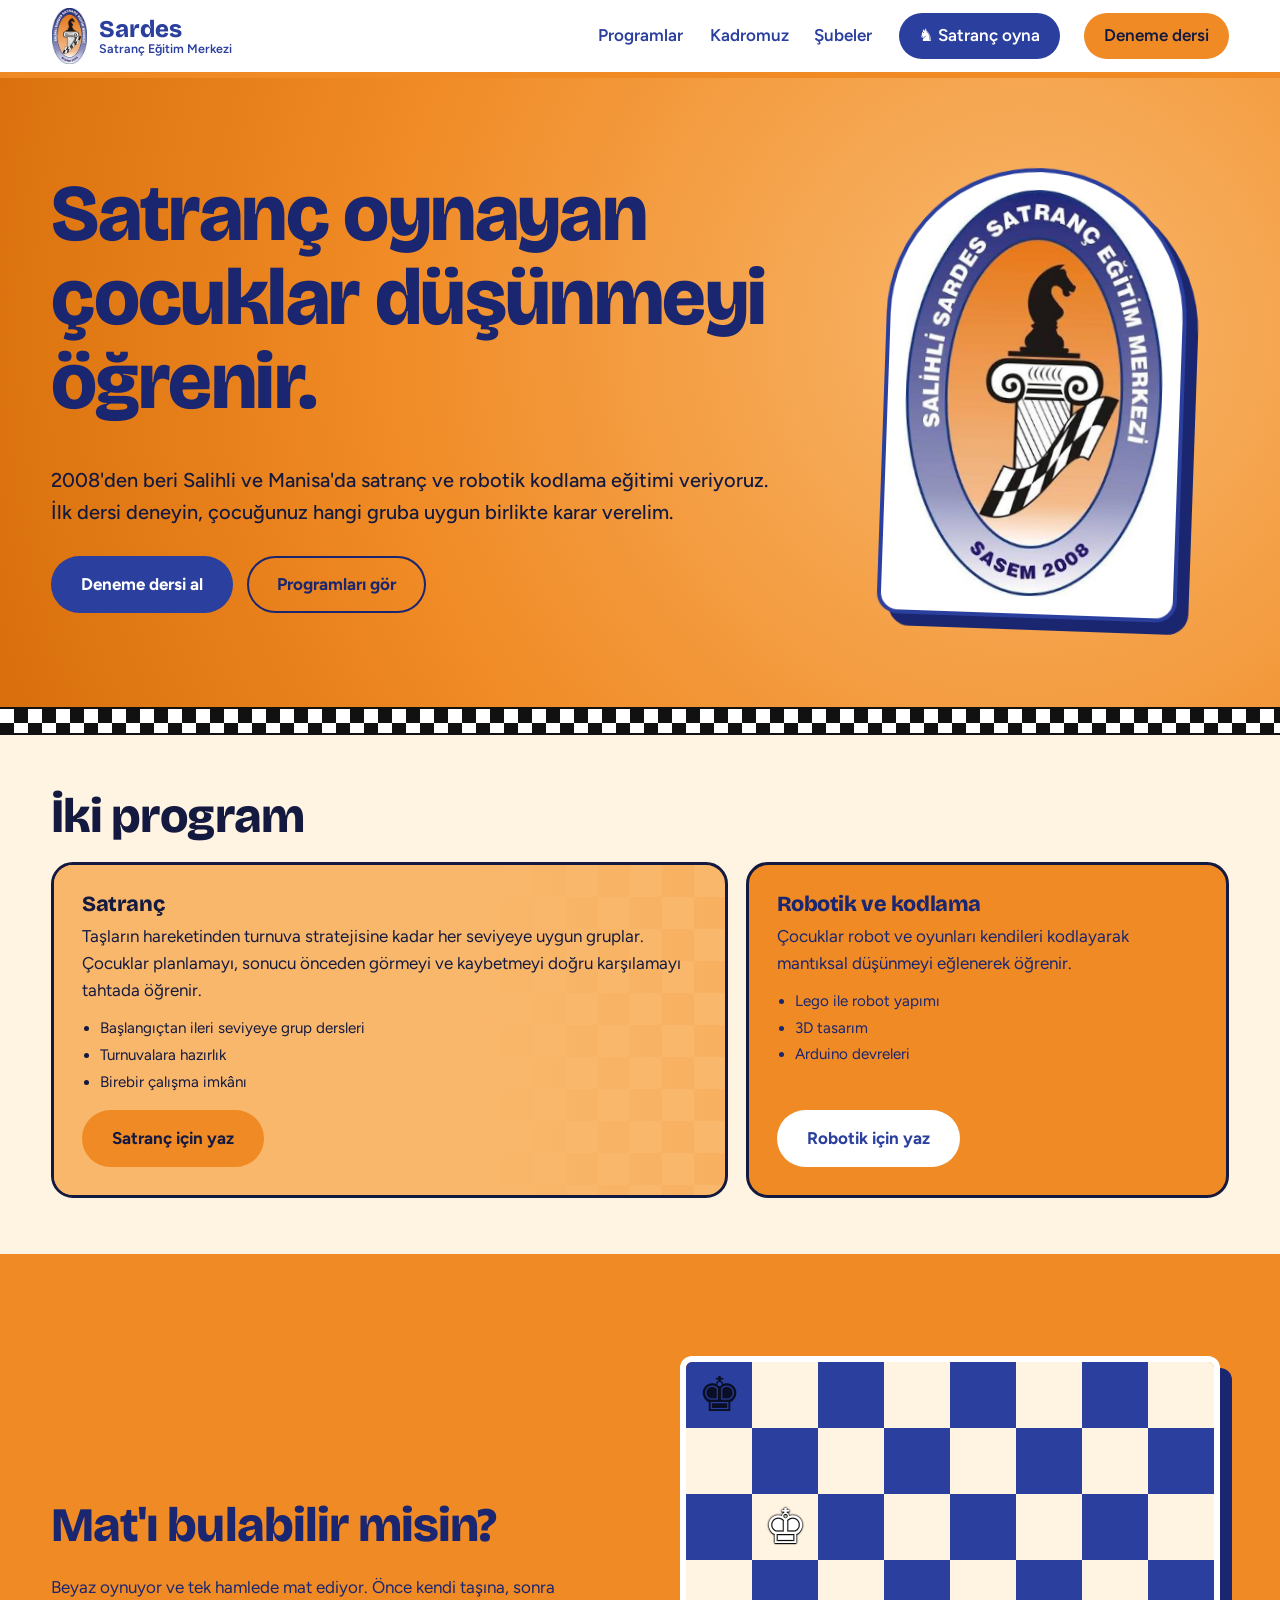
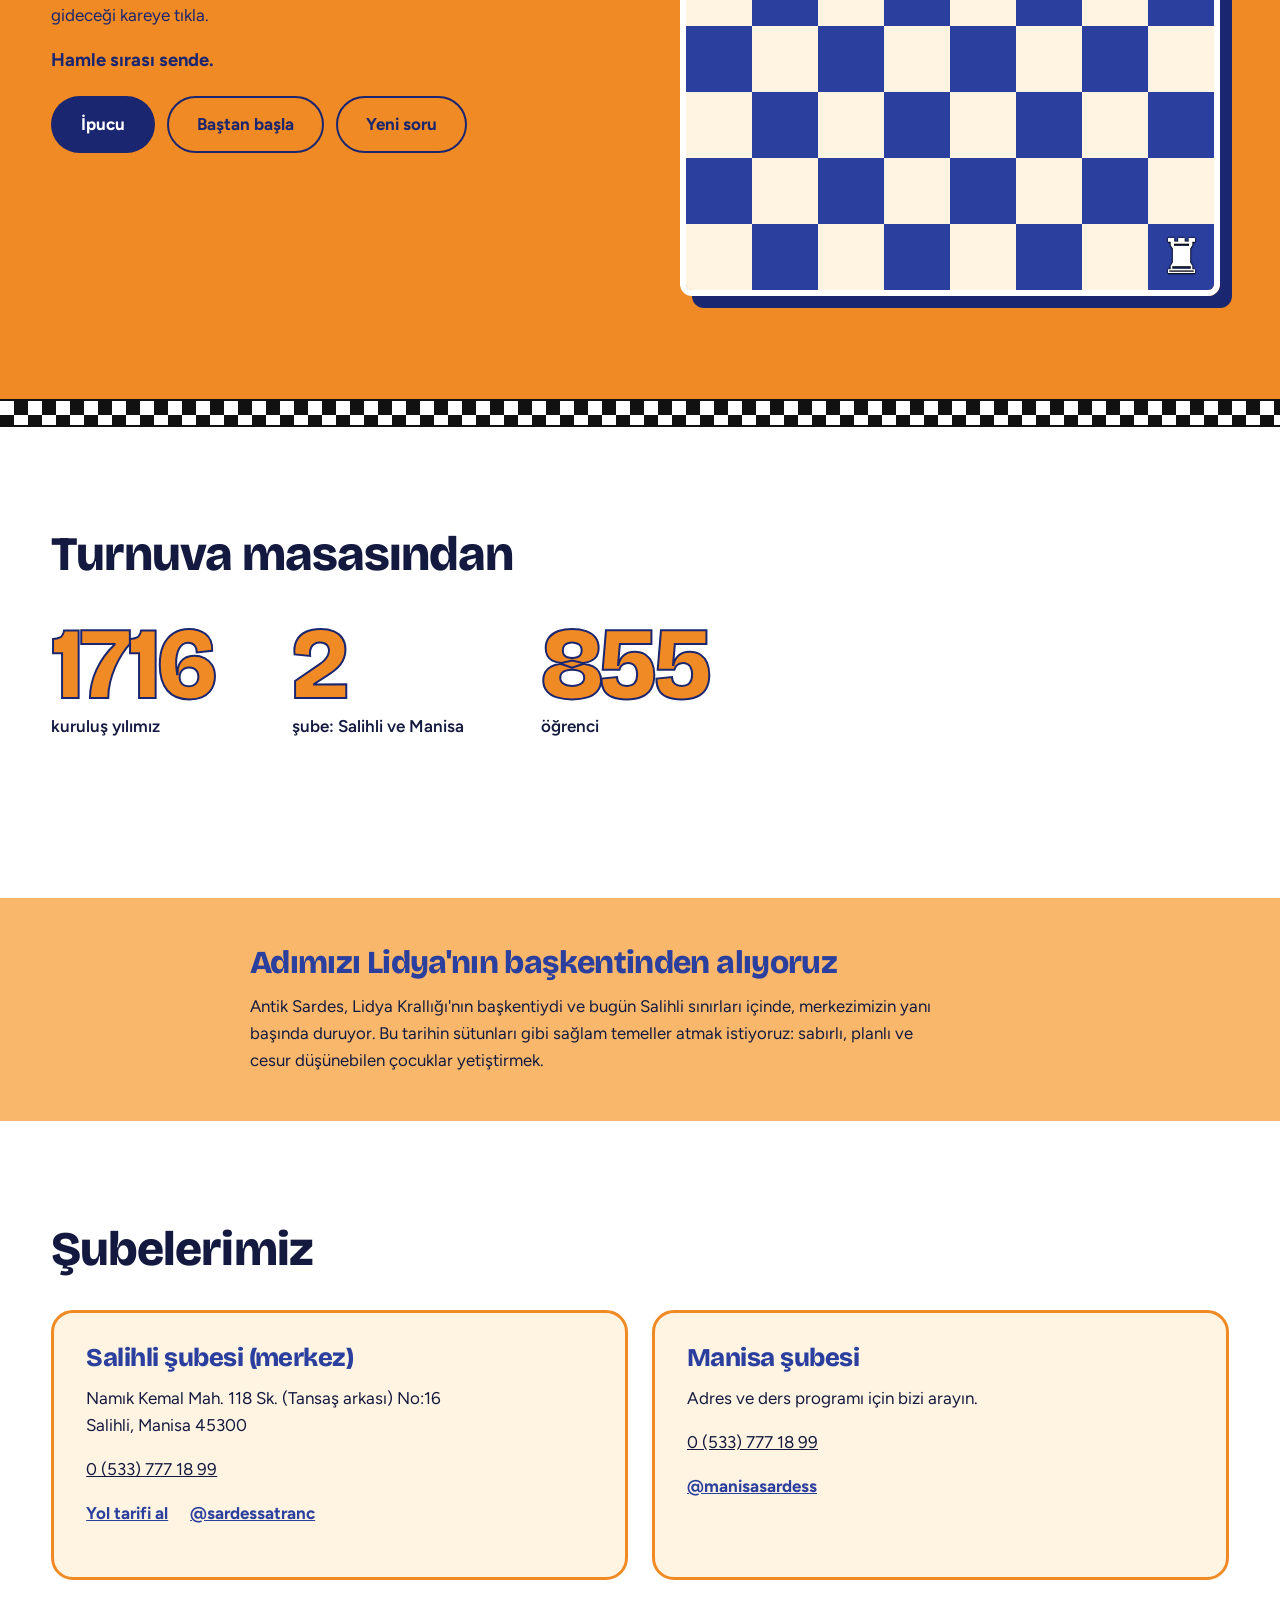
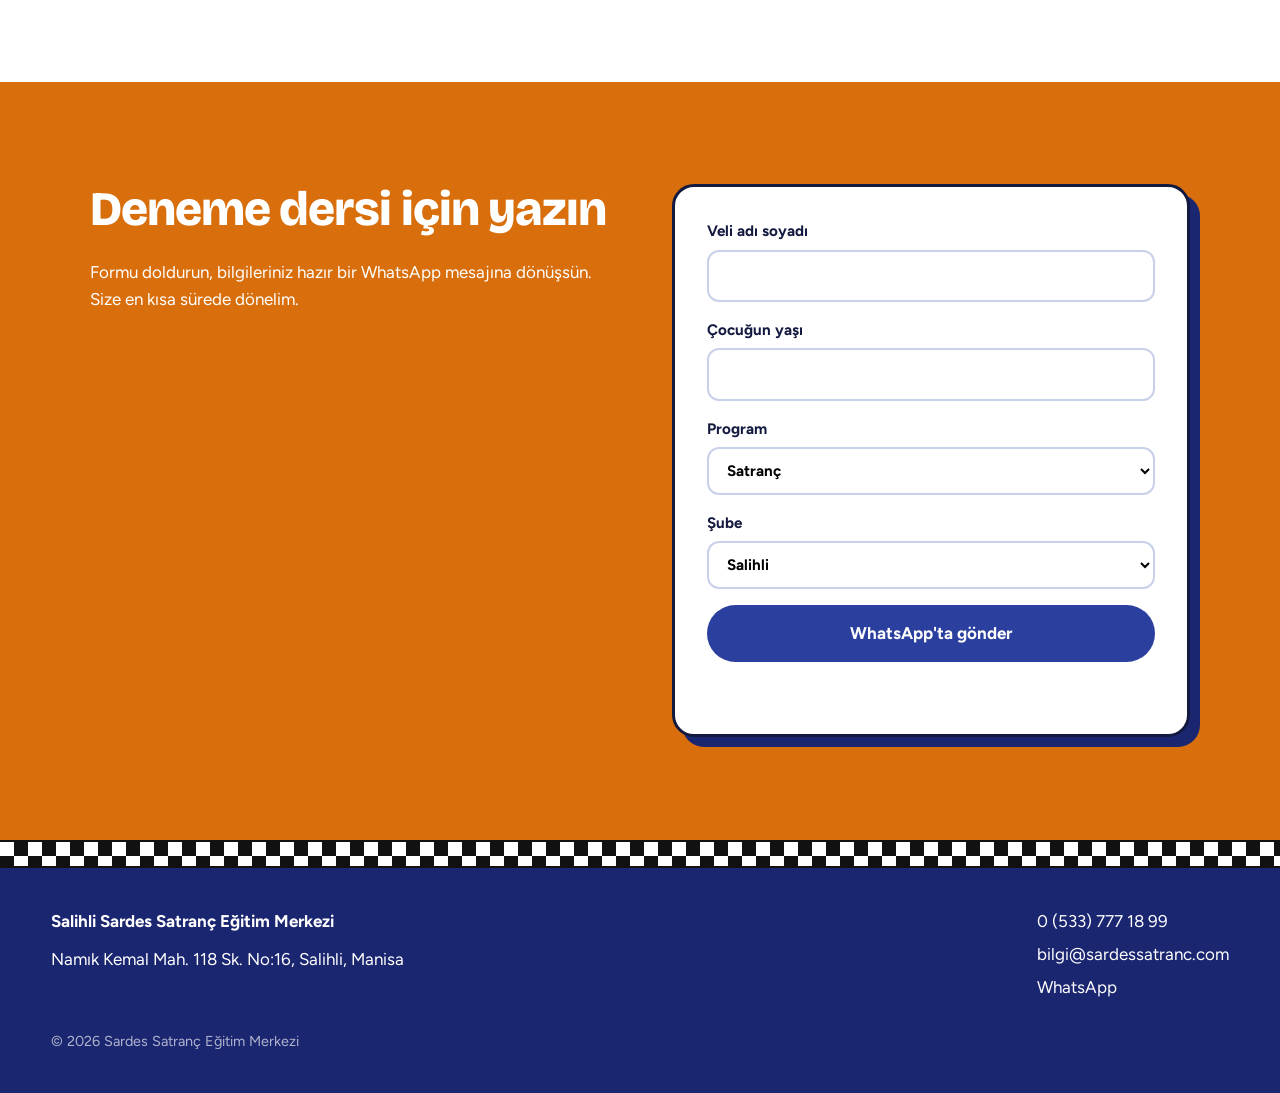
<file: index.html>
<!doctype html>
<html lang="tr">
<head>
<meta charset="utf-8">
<meta name="viewport" content="width=device-width, initial-scale=1">
<title>Sardes Satranç Eğitim Merkezi | Salihli ve Manisa</title>
<meta name="description" content="2008'den beri Salihli ve Manisa'da satranç ve robotik kodlama eğitimi. Deneme dersi için hemen yazın.">
<link rel="preconnect" href="https://fonts.googleapis.com">
<link rel="preconnect" href="https://fonts.gstatic.com" crossorigin>
<link href="https://fonts.googleapis.com/css2?family=Bricolage+Grotesque:opsz,wght@12..96,500;12..96,700;12..96,800&family=Figtree:wght@400..900&display=swap" rel="stylesheet">
<link rel="stylesheet" href="style.css">
</head>
<body>

<header class="site-header" id="top">
  <a class="brand" href="#top" aria-label="Sardes Satranç Eğitim Merkezi ana sayfa">
    <span class="brand-mark">
      <img src="logo.jpg" alt="" width="36" height="56" onerror="this.parentNode.classList.add('no-logo');this.remove()">
      <span class="fallback-knight" aria-hidden="true">♞</span>
    </span>
    <span class="brand-text"><strong>Sardes</strong><small>Satranç Eğitim Merkezi</small></span>
  </a>
  <button class="nav-toggle" aria-expanded="false" aria-controls="nav">Menü</button>
  <nav id="nav" class="nav">
    <a href="#programlar">Programlar</a>
    <a href="kadromuz.html">Kadromuz</a>
    <a href="#subeler">Şubeler</a>
    <a class="nav-cta nav-play" href="oyna.html">♞ Satranç oyna</a>
    <a class="nav-cta" href="#kayit">Deneme dersi</a>
  </nav>
</header>

<main>
  <section class="hero">
    <div class="hero-copy">
      <h1>Satranç oynayan çocuklar düşünmeyi öğrenir.</h1>
      <p class="lead">2008'den beri Salihli ve Manisa'da satranç ve robotik kodlama eğitimi veriyoruz. İlk dersi deneyin, çocuğunuz hangi gruba uygun birlikte karar verelim.</p>
      <div class="hero-actions">
        <a class="btn btn-blue" href="#kayit">Deneme dersi al</a>
        <a class="btn btn-outline" href="#programlar">Programları gör</a>
      </div>
    </div>
    <div class="plaque">
      <img src="logo.jpg" alt="Salihli Sardes Satranç Eğitim Merkezi logosu" width="355" height="563">
    </div>
  </section>

  <div class="flag" aria-hidden="true"></div>

  <section class="programs" id="programlar">
    <h2 class="section-title">İki program</h2>
    <div class="tiles">
      <article class="tile tile-chess">
        <div class="tile-body">
          <h3>Satranç</h3>
          <p>Taşların hareketinden turnuva stratejisine kadar her seviyeye uygun gruplar. Çocuklar planlamayı, sonucu önceden görmeyi ve kaybetmeyi doğru karşılamayı tahtada öğrenir.</p>
          <ul>
            <li>Başlangıçtan ileri seviyeye grup dersleri</li>
            <li>Turnuvalara hazırlık</li>
            <li>Birebir çalışma imkânı</li>
          </ul>
          <a class="btn btn-orange" href="#kayit">Satranç için yaz</a>
        </div>
      </article>
      <article class="tile tile-robot">
        <div class="tile-body">
          <h3>Robotik ve kodlama</h3>
          <p>Çocuklar robot ve oyunları kendileri kodlayarak mantıksal düşünmeyi eğlenerek öğrenir.</p>
          <ul>
            <li>Lego ile robot yapımı</li>
            <li>3D tasarım</li>
            <li>Arduino devreleri</li>
          </ul>
          <a class="btn btn-white" href="#kayit">Robotik için yaz</a>
        </div>
      </article>
    </div>
  </section>

  <section class="puzzle-section" id="bulmaca">
    <div class="puzzle-text">
      <h2 id="puzzle-title">Mat'ı bulabilir misin?</h2>
      <p id="puzzle-sub">Beyaz oynuyor ve tek hamlede mat ediyor. Önce kendi taşına, sonra gideceği kareye tıkla.</p>
      <p class="puzzle-msg" id="puzzle-msg" role="status" aria-live="polite">Hamle sırası sende.</p>
      <div class="puzzle-actions">
        <button class="btn btn-orange" id="hint" type="button">İpucu</button>
        <button class="btn btn-outline" id="reset" type="button">Baştan başla</button>
        <button class="btn btn-outline" id="next" type="button">Yeni soru</button>
      </div>
    </div>
    <div class="board" id="board" role="grid" aria-labelledby="puzzle-title"></div>
  </section>

  <div class="flag" aria-hidden="true"></div>

  <section class="achievements" id="basarilar">
    <h2 class="section-title">Turnuva masasından</h2>
    <div class="facts">
      <div class="fact"><span class="fact-num">2008</span><span>kuruluş yılımız</span></div>
      <div class="fact"><span class="fact-num">2</span><span>şube: Salihli ve Manisa</span></div>
      <div class="fact"><span class="fact-num">1000+</span><span>öğrenci</span></div>
    </div>
  </section>

  <section class="story">
    <div class="story-inner">
      <h2>Adımızı Lidya'nın başkentinden alıyoruz</h2>
      <p>Antik Sardes, Lidya Krallığı'nın başkentiydi ve bugün Salihli sınırları içinde, merkezimizin yanı başında duruyor. Bu tarihin sütunları gibi sağlam temeller atmak istiyoruz: sabırlı, planlı ve cesur düşünebilen çocuklar yetiştirmek.</p>
    </div>
  </section>

  <section class="branches" id="subeler">
    <h2 class="section-title">Şubelerimiz</h2>
    <div class="branch-grid">
      <article class="branch">
        <h3>Salihli şubesi (merkez)</h3>
        <p>Namık Kemal Mah. 118 Sk. (Tansaş arkası) No:16<br>Salihli, Manisa 45300</p>
        <p><a href="tel:+905337771899">0 (533) 777 18 99</a></p>
        <p>
          <a class="text-link" href="https://www.google.com/maps/search/?api=1&query=Sardes+Satran%C3%A7+E%C4%9Fitim+Merkezi+Salihli">Yol tarifi al</a>
          <a class="text-link" href="https://www.instagram.com/sardessatranc/">@sardessatranc</a>
        </p>
      </article>
      <article class="branch">
        <h3>Manisa şubesi</h3>
        <p>Adres ve ders programı için bizi arayın.</p>
        <p><a href="tel:+905337771899">0 (533) 777 18 99</a></p>
        <p><a class="text-link" href="https://www.instagram.com/manisasardess/">@manisasardess</a></p>
      </article>
    </div>
  </section>

  <section class="signup" id="kayit">
    <div class="signup-inner">
      <div>
        <h2>Deneme dersi için yazın</h2>
        <p>Formu doldurun, bilgileriniz hazır bir WhatsApp mesajına dönüşsün. Size en kısa sürede dönelim.</p>
      </div>
      <form id="signup-form" class="form" novalidate>
        <label>Veli adı soyadı
          <input name="ad" required autocomplete="name">
        </label>
        <label>Çocuğun yaşı
          <input name="yas" type="number" min="3" max="18" required inputmode="numeric">
        </label>
        <label>Program
          <select name="program">
            <option>Satranç</option>
            <option>Robotik ve kodlama</option>
            <option>Her ikisi</option>
          </select>
        </label>
        <label>Şube
          <select name="sube">
            <option>Salihli</option>
            <option>Manisa</option>
          </select>
        </label>
        <button class="btn btn-blue" type="submit">WhatsApp'ta gönder</button>
        <p class="form-error" id="form-error" role="alert"></p>
      </form>
    </div>
  </section>
</main>

<div class="flag" aria-hidden="true"></div>

<footer class="site-footer">
  <div>
    <strong>Salihli Sardes Satranç Eğitim Merkezi</strong>
    <p>Namık Kemal Mah. 118 Sk. No:16, Salihli, Manisa</p>
  </div>
  <div>
    <a href="tel:+905337771899">0 (533) 777 18 99</a>
    <a href="mailto:bilgi@sardessatranc.com">bilgi@sardessatranc.com</a>
    <a href="https://wa.me/905337771899">WhatsApp</a>
  </div>
  <p class="copy">© <span id="year"></span> Sardes Satranç Eğitim Merkezi</p>
</footer>

<script src="script.js"></script>
</body>
</html>
</file>
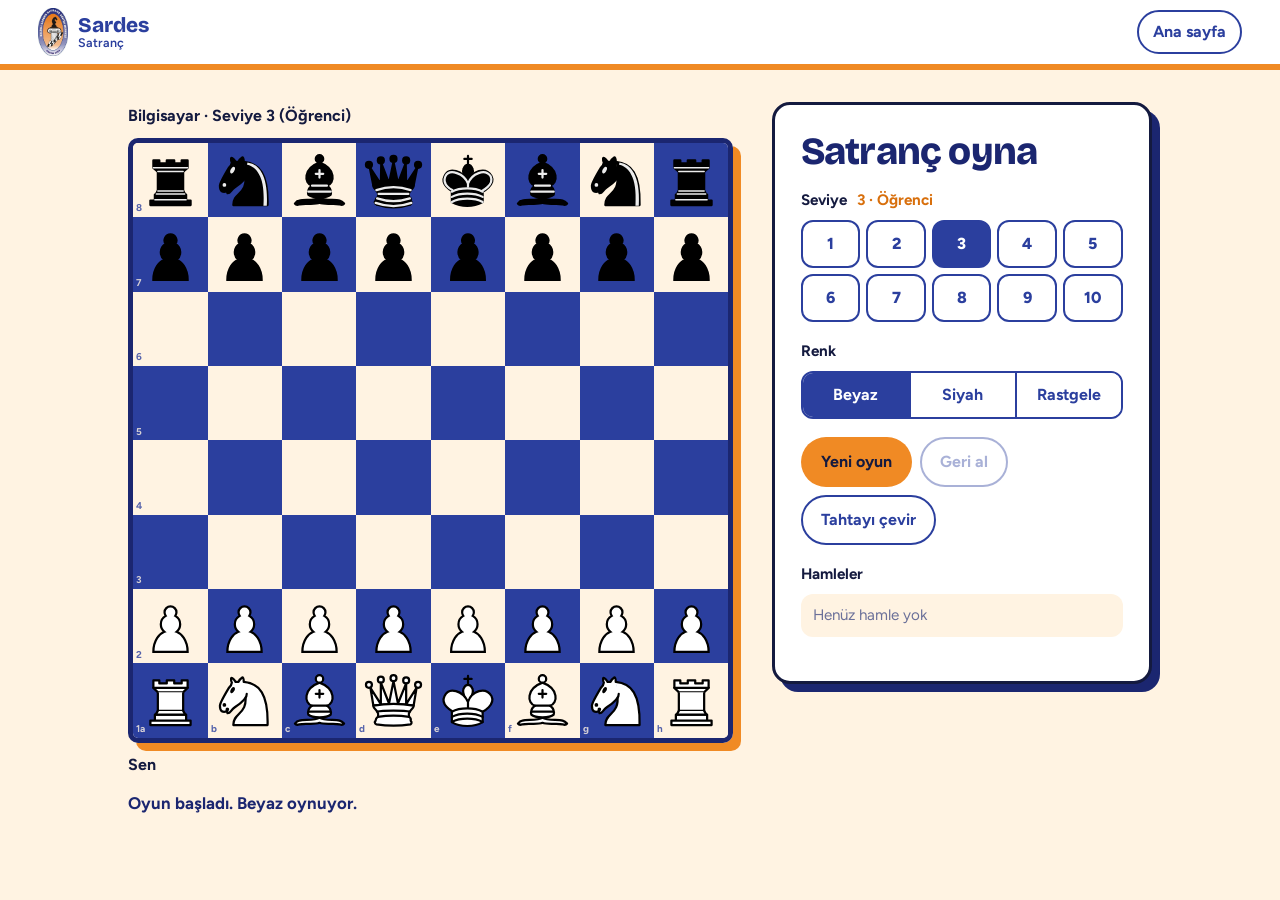
<file: oyna.html>
<!doctype html>
<html lang="tr">
<head>
<meta charset="utf-8">
<meta name="viewport" content="width=device-width, initial-scale=1, viewport-fit=cover">
<title>Satranç Oyna | Sardes Satranç</title>
<meta name="description" content="10 seviyede yapay zekaya karşı satranç oyna. Telefonunuza uygulama olarak kurabilirsiniz.">
<meta name="theme-color" content="#1B2670">
<link rel="manifest" href="manifest.webmanifest">
<link rel="icon" href="icons/icon-192.png">
<link rel="apple-touch-icon" href="icons/apple-touch-icon.png">
<meta name="apple-mobile-web-app-capable" content="yes">
<meta name="mobile-web-app-capable" content="yes">
<meta name="apple-mobile-web-app-status-bar-style" content="black-translucent">
<meta name="apple-mobile-web-app-title" content="Satranç">
<link rel="preconnect" href="https://fonts.googleapis.com">
<link rel="preconnect" href="https://fonts.gstatic.com" crossorigin>
<link href="https://fonts.googleapis.com/css2?family=Bricolage+Grotesque:opsz,wght@12..96,700;12..96,800&family=Figtree:wght@400..900&display=swap" rel="stylesheet">
<link rel="stylesheet" href="oyna.css">
</head>
<body>

<header class="bar">
  <a class="brand" href="index.html" aria-label="Sardes Satranç ana sayfa">
    <img src="logo.jpg" alt="" width="30" height="48">
    <span><strong>Sardes</strong><small>Satranç</small></span>
  </a>
  <a class="back" href="index.html" id="back">Ana sayfa</a>
</header>

<main class="game">
  <div class="board-wrap">
    <div class="player" id="p-top"><span class="who" id="who-top"></span><span class="caps" id="caps-top" aria-hidden="true"></span></div>
    <div class="board" id="board" role="grid" aria-label="Satranç tahtası"></div>
    <div class="player" id="p-bottom"><span class="who" id="who-bottom"></span><span class="caps" id="caps-bottom" aria-hidden="true"></span></div>
    <p class="status" id="status" role="status" aria-live="polite"></p>
  </div>

  <aside class="panel">
    <h1>Satranç oyna</h1>

    <div class="group" role="group" aria-labelledby="lvl-title">
      <p class="label" id="lvl-title">Seviye <output id="lvl-name"></output></p>
      <div class="levels" id="levels"></div>
    </div>

    <div class="group" role="group" aria-labelledby="col-title">
      <p class="label" id="col-title">Renk</p>
      <div class="seg" id="colors">
        <button type="button" data-c="w" aria-pressed="true">Beyaz</button>
        <button type="button" data-c="b" aria-pressed="false">Siyah</button>
        <button type="button" data-c="r" aria-pressed="false">Rastgele</button>
      </div>
    </div>

    <div class="actions">
      <button type="button" class="btn btn-orange" id="new">Yeni oyun</button>
      <button type="button" class="btn btn-line" id="undo">Geri al</button>
      <button type="button" class="btn btn-line" id="flip">Tahtayı çevir</button>
    </div>

    <div class="group">
      <p class="label">Hamleler</p>
      <ol class="moves" id="moves" aria-label="Hamle listesi"></ol>
    </div>

    <div class="install" id="install" hidden>
      <p id="install-text"></p>
      <button type="button" class="btn btn-blue" id="install-btn" hidden>Telefona kur</button>
    </div>
  </aside>
</main>

<div class="modal" id="promo" hidden role="dialog" aria-modal="true" aria-label="Terfi taşı seç">
  <div class="modal-box">
    <p>Piyon hangi taş olsun?</p>
    <div class="promo-row" id="promo-row"></div>
  </div>
</div>

<script src="engine.js"></script>
<script src="game.js"></script>
</body>
</html>
</file>
<file: style.css>
:root{
  --blue:#2B3F9E;
  --navy:#1B2670;
  --orange:#F08A24;
  --orange-light:#F9B76B;
  --orange-deep:#D86F0C;
  --cream:#FFF3E2;
  --ink:#141A3F;
  --white:#fff;
  --gutter:clamp(16px,4vw,56px);
  --radius:22px;
}
*{box-sizing:border-box}
html{scroll-behavior:smooth}
@media (prefers-reduced-motion:reduce){html{scroll-behavior:auto}*{transition:none!important;animation:none!important}}
body{margin:0;font-family:"Figtree",system-ui,sans-serif;color:var(--ink);background:var(--white);line-height:1.6;font-size:1.0625rem}
img{max-width:100%;display:block}
a{color:inherit}
:focus-visible{outline:3px solid var(--navy);outline-offset:3px}
h1,h2,h3{font-family:"Bricolage Grotesque","Figtree",system-ui,sans-serif;font-weight:800;line-height:1.05;margin:0 0 .5em;letter-spacing:-.02em}
h1{font-size:clamp(2.5rem,6.4vw,5rem)}
h2{font-size:clamp(1.9rem,4vw,3rem)}
h3{font-size:1.6rem}
p{margin:0 0 1em;max-width:62ch}

/* damalı bayrak şeridi */
.flag{height:28px;background:conic-gradient(#111 25%,#fff 0 50%,#111 0 75%,#fff 0) 0 0/28px 28px;border-block:2px solid #111}

/* header */
.site-header{position:sticky;top:0;z-index:20;display:flex;align-items:center;justify-content:space-between;gap:16px;padding:8px var(--gutter);background:var(--white);border-bottom:6px solid var(--orange);flex-wrap:wrap}
.brand{display:flex;align-items:center;gap:12px;text-decoration:none}
.brand-mark{width:36px;height:56px;display:grid;place-items:center}
.brand-mark img{width:36px;height:56px;object-fit:contain}
.fallback-knight{display:none;font-size:2rem;color:var(--white);width:44px;height:56px;border-radius:50%;background:var(--blue);place-items:center}
.brand-mark.no-logo .fallback-knight{display:grid}
.brand-text{display:flex;flex-direction:column;line-height:1.1;color:var(--blue)}
.brand-text strong{font-family:"Bricolage Grotesque",sans-serif;font-weight:800;font-size:1.5rem}
.brand-text small{font-size:.78rem;font-weight:600}
.nav{display:flex;align-items:center;gap:24px}
.nav a{text-decoration:none;font-weight:600;color:var(--blue)}
.nav a:hover{color:var(--orange-deep)}
.nav-cta{background:var(--orange);color:var(--ink)!important;padding:9px 20px;border-radius:999px}
.nav-cta:hover{background:var(--blue);color:var(--white)!important}
.nav-toggle{display:none;background:none;border:2px solid var(--blue);color:var(--blue);padding:8px 16px;border-radius:999px;font:inherit;font-weight:600;cursor:pointer}
@media (max-width:860px){
  .nav-toggle{display:block}
  .nav{display:none;width:100%;flex-direction:column;align-items:flex-start;gap:12px;padding:12px 0}
  .nav.open{display:flex}
}

/* buttons */
.btn{display:inline-block;padding:13px 28px;border-radius:999px;font:inherit;font-weight:700;text-decoration:none;border:2px solid transparent;cursor:pointer}
.btn-blue{background:var(--blue);color:var(--white)}
.btn-blue:hover{background:var(--navy)}
.btn-orange{background:var(--orange);color:var(--ink)}
.btn-orange:hover{background:var(--orange-deep);color:var(--white)}
.btn-white{background:var(--white);color:var(--blue)}
.btn-white:hover{background:var(--orange)}
.btn-outline{border-color:currentColor;background:transparent}
.btn-outline:hover{background:rgba(255,255,255,.18)}
.text-link{font-weight:700;color:var(--blue);margin-right:18px}

/* hero */
.hero{display:grid;grid-template-columns:minmax(0,1.3fr) minmax(0,.7fr);gap:clamp(24px,5vw,80px);align-items:center;padding:clamp(40px,7vw,96px) var(--gutter);background:radial-gradient(circle at 80% 40%,var(--orange-light),var(--orange) 60%,var(--orange-deep));color:var(--navy)}
.hero h1{color:var(--navy)}
.lead{font-size:1.25rem;font-weight:500;color:var(--ink)}
.hero-actions{display:flex;gap:14px;flex-wrap:wrap;margin-top:28px}
.hero .btn-outline{color:var(--navy)}
.plaque{justify-self:center;background:var(--white);padding:18px;border-radius:200px 200px 28px 28px;border:4px solid var(--blue);box-shadow:12px 12px 0 var(--navy);width:min(100%,300px);transform:translateY(var(--py,0px)) rotate(2deg);transition:transform .35s ease}
.plaque:hover{transform:translateY(var(--py,0px)) rotate(-1.5deg) scale(1.03)}
.plaque img{width:100%;height:auto;border-radius:180px 180px 12px 12px}
@media (max-width:860px){.hero{grid-template-columns:1fr}.plaque{width:min(70%,240px);transform:translateY(var(--py,0px));order:-1;justify-self:start}}

/* sections */
section{padding:clamp(48px,8vw,104px) var(--gutter)}
.section-title{margin-bottom:36px}

.programs{background:var(--cream)}
.tiles{display:grid;grid-template-columns:1.4fr 1fr;gap:24px}
.tile{border-radius:var(--radius);overflow:hidden}
.tile-body{padding:clamp(24px,4vw,48px)}
.tile-chess{background:var(--orange-light);border:3px solid var(--ink);background-image:conic-gradient(rgba(240,138,36,.16) 25%,transparent 0 50%,rgba(240,138,36,.16) 0 75%,transparent 0);background-size:64px 64px}
.tile-chess ul{padding-left:1.2em;margin:0 0 24px}
.tile-chess li{margin-bottom:.4em}
.tile-chess .tile-body{background:linear-gradient(90deg,var(--orange-light) 62%,transparent)}
.tile-robot{background:var(--orange);color:var(--navy);align-self:end;border:3px solid var(--ink)}
@media (max-width:860px){.tiles{grid-template-columns:1fr}}

.puzzle-section{display:grid;grid-template-columns:minmax(0,1fr) minmax(0,1fr);gap:clamp(24px,5vw,80px);align-items:center;background:var(--orange);color:var(--navy)}
.puzzle-msg{font-weight:700;font-size:1.15rem;min-height:1.7em}
.puzzle-actions{display:flex;gap:12px;flex-wrap:wrap}
.puzzle-actions .btn-outline{color:var(--navy)}
.puzzle-actions .btn-orange{background:var(--navy);color:var(--white)}
.board{display:grid;grid-template-columns:repeat(8,1fr);grid-template-rows:repeat(8,1fr);aspect-ratio:1;width:100%;max-width:540px;justify-self:center;border:6px solid var(--white);border-radius:12px;overflow:hidden;box-shadow:12px 12px 0 var(--navy)}
.sq{border:0;padding:0;min-width:0;min-height:0;overflow:hidden;display:grid;place-items:center;font-size:clamp(1.5rem,5vw,3rem);line-height:1;cursor:pointer;font-family:"Segoe UI Symbol","Noto Sans Symbols 2","Apple Symbols",sans-serif}
.sq.l{background:var(--cream)}
.sq.d{background:var(--blue)}
.sq.sel{box-shadow:inset 0 0 0 4px var(--orange)}
.sq.hint{box-shadow:inset 0 0 0 4px var(--orange-light)}
.sq.mate{background:#D94A4A}
.pc.w{color:#fff;text-shadow:0 0 2px #000,0 0 2px #000,0 1px 1px #000}
.pc.b{color:#0B0F26}
@media (max-width:860px){.puzzle-section{grid-template-columns:1fr}}

.facts{display:flex;gap:clamp(24px,6vw,80px);flex-wrap:wrap;margin-bottom:56px}
.fact{display:flex;flex-direction:column;max-width:20ch;font-weight:600}
.fact-num{font-family:"Bricolage Grotesque",sans-serif;font-weight:800;font-size:clamp(3.4rem,8vw,6.4rem);line-height:.95;color:var(--orange);-webkit-text-stroke:2px var(--navy);letter-spacing:-.03em}
.news-item{display:grid;grid-template-columns:minmax(0,1fr) minmax(0,1.2fr);gap:clamp(20px,4vw,48px);align-items:center;max-width:1100px;margin-bottom:56px}
.news-item img{border-radius:var(--radius);width:100%;aspect-ratio:4/3;object-fit:cover;background:var(--cream);border:3px solid var(--ink)}
@media (max-width:760px){.news-item{grid-template-columns:1fr}}
.athletes{list-style:none;padding:0;margin:0;display:flex;gap:28px;flex-wrap:wrap}
.athletes li{display:flex;flex-direction:column;align-items:center;gap:10px;font-weight:700}
.athletes img{width:120px;height:120px;border-radius:50%;object-fit:cover;background:var(--cream);border:4px solid var(--orange)}

.story{background:var(--orange-light)}
.story-inner{max-width:780px;margin:0 auto}
.story-inner h2{color:var(--blue)}
.story-inner p{font-size:1.2rem}

.branch-grid{display:grid;grid-template-columns:repeat(auto-fit,minmax(280px,1fr));gap:24px}
.branch{background:var(--cream);border:3px solid var(--orange);border-radius:var(--radius);padding:clamp(20px,3vw,32px)}
.branch h3{color:var(--blue)}

.signup{background:var(--orange-deep)}
.signup-inner{display:grid;grid-template-columns:1fr 1fr;gap:clamp(24px,5vw,80px);max-width:1100px;margin:0 auto;align-items:start}
.signup h2,.signup-inner>div p{color:var(--white)}
@media (max-width:860px){.signup-inner{grid-template-columns:1fr}}
.form{display:grid;gap:16px;background:var(--white);padding:clamp(18px,3vw,32px);border-radius:var(--radius);border:3px solid var(--ink);box-shadow:10px 10px 0 var(--navy)}
.form label{display:grid;gap:6px;font-weight:700;font-size:.95rem}
.form input,.form select{font:inherit;padding:12px 14px;border:2px solid #C9D0EA;border-radius:12px;background:var(--white)}
.form input:focus,.form select:focus{border-color:var(--blue);outline:none}
.form-error{color:#B3261E;margin:0;min-height:1.4em;font-weight:700}

.site-footer{display:flex;flex-wrap:wrap;gap:24px 56px;justify-content:space-between;padding:40px var(--gutter);background:var(--navy);color:var(--white)}
.site-footer p{margin:.3em 0 0}
.site-footer div{display:flex;flex-direction:column;gap:6px}
.site-footer a{text-decoration:none}
.site-footer a:hover{color:var(--orange)}
.copy{width:100%;opacity:.65;font-size:.9rem}

/* alt sayfalar */
.page-hero{background:radial-gradient(circle at 80% 40%,var(--orange-light),var(--orange) 60%,var(--orange-deep));color:var(--navy);padding-block:clamp(36px,6vw,72px)}
.page-hero h1{margin-bottom:.3em}
.page-body{background:var(--cream);min-height:40vh}
.nav a[aria-current="page"]:not(.nav-cta){color:var(--orange-deep);text-decoration:underline;text-decoration-thickness:3px;text-underline-offset:6px}
.staff-grid{display:grid;grid-template-columns:repeat(auto-fit,minmax(240px,300px));gap:28px}
.staff{background:var(--white);border:3px solid var(--ink);border-radius:var(--radius);padding:20px;box-shadow:8px 8px 0 var(--orange)}
.staff img{width:100%;aspect-ratio:1;object-fit:cover;border-radius:14px;background:var(--cream);margin-bottom:16px}
.staff h2{font-size:1.5rem;margin-bottom:.2em}
.staff .role{font-weight:700;color:var(--orange-deep);margin-bottom:.6em}
.news-detail{max-width:760px}
.news-detail img{width:100%;border-radius:var(--radius);border:3px solid var(--ink);margin-bottom:28px;background:var(--white)}
.page-hero h1{max-width:20ch}

/* ===== animasyonlar ===== */
.nav a:not(.nav-cta){display:inline-grid;transition:color .2s ease,font-weight .2s ease}
.nav a:not(.nav-cta)::after{content:attr(data-text);font-weight:800;height:0;visibility:hidden;overflow:hidden;pointer-events:none;user-select:none}
.nav a:not(.nav-cta):hover{font-weight:800;color:var(--orange-deep)}
.nav-cta{transition:background .2s ease,color .2s ease,transform .2s ease}
.nav-cta:hover{transform:translateY(-2px)}

.site-header{transition:padding .25s ease,box-shadow .25s ease}
.site-header.scrolled{padding-block:3px;box-shadow:0 8px 24px rgba(20,26,63,.18)}

.btn{transition:transform .2s ease,background .2s ease,color .2s ease,box-shadow .2s ease}
.btn:hover{transform:translateY(-3px) scale(1.03);box-shadow:0 8px 0 rgba(20,26,63,.18)}
.btn:active{transform:none;box-shadow:none}

.lift{transition:transform .25s ease,box-shadow .25s ease}
.lift:hover,.reveal.in.lift:hover{transform:translateY(-6px);box-shadow:0 18px 32px rgba(20,26,63,.18)}
.staff.lift:hover,.reveal.in.staff.lift:hover{box-shadow:12px 14px 0 var(--orange)}
.news-item img{transition:transform .4s ease}
.news-item:hover img{transform:scale(1.03) rotate(-.6deg)}
.fact-num{transition:transform .3s ease}
.fact:hover .fact-num{transform:translateY(-4px) rotate(-1.5deg)}
.text-link{background:linear-gradient(currentColor,currentColor) 0 100%/0 3px no-repeat;transition:background-size .3s ease}
.text-link:hover{background-size:100% 3px}
.site-footer a{transition:color .2s ease,transform .2s ease;display:inline-block}
.site-footer a:hover{transform:translateX(4px)}

@keyframes rise{from{opacity:0;transform:translateY(.6em)}to{opacity:1;transform:none}}
.js-anim h1 .w{display:inline-block;opacity:0;animation:rise .7s cubic-bezier(.2,.7,.2,1) forwards;animation-delay:calc(var(--i) * 90ms + 120ms)}
.js-anim .reveal{opacity:0;transform:translateY(32px);transition:opacity .7s ease,transform .7s cubic-bezier(.2,.7,.2,1);transition-delay:var(--d,0s)}
.js-anim .reveal.in{opacity:1;transform:none}
.js-anim .reveal.done{transition:transform .25s ease,box-shadow .25s ease;transition-delay:0s}

/* Satranç oyna butonu */
.nav-play{background:var(--blue);color:var(--white)!important}
.nav-play:hover{background:var(--orange-deep);color:var(--white)!important}

/* Programlar bölümü: daha kısa */
.programs{padding-block:clamp(32px,5vw,56px)}
.programs .section-title{margin-bottom:20px}
.programs .tiles{gap:18px;align-items:stretch}
.programs .tile-body{padding:clamp(18px,2.6vw,28px)}
.programs .tile h3{font-size:1.35rem;margin-bottom:.35em}
.programs .tile p{margin:0 0 12px}
.programs .tile-chess ul{margin:0 0 16px;font-size:.95rem}
.programs .tile-chess li{margin-bottom:.15em}
.programs .tile-robot{align-self:stretch}
.programs .tile-robot .tile-body{display:flex;flex-direction:column;height:100%}
.programs .tile-robot ul{padding-left:1.2em;margin:0 0 16px;font-size:.95rem}
.programs .tile-robot li{margin-bottom:.15em}
.programs .tile-robot .btn{margin-top:auto;align-self:flex-start}

/* Hikâye bölümü: daha kısa */
.story{padding-block:clamp(28px,4.5vw,48px)}
.story-inner h2{font-size:clamp(1.5rem,3vw,2rem);margin-bottom:.4em}
.story-inner p{font-size:1.05rem;margin:0}
</file>
<file: oyna.css>
:root{
  --blue:#2B3F9E;
  --navy:#1B2670;
  --orange:#F08A24;
  --orange-light:#F9B76B;
  --orange-deep:#D86F0C;
  --cream:#FFF3E2;
  --sq-light:#FFF3E2;
  --sq-dark:#2B3F9E;
  --ink:#141A3F;
  --white:#fff;
  --gutter:clamp(12px,3vw,40px);
  --radius:18px;
}
*{box-sizing:border-box}
html{-webkit-text-size-adjust:100%}
body{margin:0;font-family:"Figtree",system-ui,sans-serif;color:var(--ink);background:var(--cream);line-height:1.5;font-size:1rem;
  padding-bottom:env(safe-area-inset-bottom,0px);overscroll-behavior-y:contain}
button{font:inherit;color:inherit}
:focus-visible{outline:3px solid var(--navy);outline-offset:2px}
h1{font-family:"Bricolage Grotesque","Figtree",sans-serif;font-weight:800;font-size:clamp(1.7rem,4vw,2.4rem);line-height:1.05;letter-spacing:-.02em;margin:0 0 18px;color:var(--navy)}

/* üst çubuk */
.bar{display:flex;align-items:center;justify-content:space-between;gap:12px;padding:calc(8px + env(safe-area-inset-top,0px)) var(--gutter) 8px;background:var(--white);border-bottom:6px solid var(--orange)}
.brand{display:flex;align-items:center;gap:10px;text-decoration:none;color:var(--blue)}
.brand img{width:30px;height:48px;object-fit:contain}
.brand span{display:flex;flex-direction:column;line-height:1.05}
.brand strong{font-family:"Bricolage Grotesque",sans-serif;font-weight:800;font-size:1.3rem}
.brand small{font-weight:600;font-size:.78rem}
.back{font-weight:700;color:var(--blue);text-decoration:none;padding:8px 14px;border-radius:999px;border:2px solid var(--blue)}
.back:hover{background:var(--blue);color:var(--white)}

/* yerleşim */
.game{display:grid;grid-template-columns:minmax(0,1fr) minmax(280px,380px);gap:clamp(16px,3vw,40px);align-items:start;max-width:1100px;margin:0 auto;padding:clamp(12px,3vw,32px) var(--gutter)}
.board-wrap{display:grid;gap:8px;min-width:0}
@media (max-width:860px){.game{grid-template-columns:minmax(0,1fr)}}

.player{display:flex;align-items:center;justify-content:space-between;gap:8px;min-height:28px;font-weight:700}
.player .who{overflow:hidden;text-overflow:ellipsis;white-space:nowrap}
.caps{display:flex;flex-wrap:wrap;align-items:center;min-height:20px}
.caps img{width:20px;height:20px;margin-right:-6px}

/* tahta */
.board{display:grid;grid-template-columns:repeat(8,1fr);grid-template-rows:repeat(8,1fr);aspect-ratio:1;width:100%;max-width:min(640px,calc(100dvh - 190px));min-width:260px;margin-inline:auto;border:5px solid var(--navy);border-radius:10px;overflow:hidden;box-shadow:8px 8px 0 var(--orange);touch-action:manipulation;user-select:none;-webkit-user-select:none}
@supports not (height:100dvh){.board{max-width:640px}}
.sq{position:relative;border:0;padding:0;margin:0;min-width:0;min-height:0;display:grid;place-items:center;cursor:pointer;-webkit-tap-highlight-color:transparent}
.sq.l{background:var(--sq-light)}
.sq.d{background:var(--sq-dark)}
.sq img{width:90%;height:90%;pointer-events:none;position:relative;z-index:1}
.sq.last::before{content:"";position:absolute;inset:0;background:rgba(240,138,36,.55)}
.sq.sel::before{content:"";position:absolute;inset:0;background:rgba(240,138,36,.85)}
.sq.check::before{content:"";position:absolute;inset:0;background:radial-gradient(circle,#E5483B 25%,rgba(229,72,59,0) 75%)}
.sq.dot::after{content:"";position:absolute;width:30%;height:30%;border-radius:50%;background:rgba(240,138,36,.9);z-index:2}
.sq.cap::after{content:"";position:absolute;inset:6%;border-radius:50%;border:4px solid rgba(240,138,36,.95);z-index:2;background:none;width:auto;height:auto}
.sq .coord{position:absolute;left:3px;bottom:1px;font-size:.62rem;font-weight:700;opacity:.8;z-index:0;pointer-events:none}
.sq.l .coord{color:var(--blue)}
.sq.d .coord{color:var(--sq-light)}

.status{margin:4px 0 0;min-height:1.6em;font-weight:700;font-size:1.05rem;color:var(--navy)}

/* panel */
.panel{background:var(--white);border:3px solid var(--ink);border-radius:var(--radius);padding:clamp(16px,2.5vw,26px);box-shadow:8px 8px 0 var(--navy);min-width:0}
.group{margin-bottom:18px}
.label{margin:0 0 8px;font-weight:700;font-size:.95rem}
.label output{color:var(--orange-deep);margin-left:6px}
.levels{display:grid;grid-template-columns:repeat(5,1fr);gap:6px}
.levels button{padding:10px 0;border-radius:12px;border:2px solid var(--blue);background:var(--white);font-weight:800;color:var(--blue);cursor:pointer}
.levels button[aria-pressed="true"]{background:var(--blue);color:var(--white)}
.levels button:hover{background:var(--orange-light);color:var(--ink);border-color:var(--ink)}
.seg{display:grid;grid-template-columns:repeat(3,1fr);border:2px solid var(--blue);border-radius:12px;overflow:hidden}
.seg button{padding:10px 4px;border:0;background:var(--white);font-weight:700;color:var(--blue);cursor:pointer}
.seg button+button{border-left:2px solid var(--blue)}
.seg button[aria-pressed="true"]{background:var(--blue);color:var(--white)}
.actions{display:flex;flex-wrap:wrap;gap:8px;margin-bottom:18px}
.btn{padding:11px 18px;border-radius:999px;font-weight:700;border:2px solid transparent;cursor:pointer;text-decoration:none;transition:transform .2s ease,background .2s ease}
.btn:hover{transform:translateY(-2px)}
.btn:active{transform:none}
.btn:disabled{opacity:.4;cursor:default;transform:none}
.btn-orange{background:var(--orange);color:var(--ink)}
.btn-orange:hover{background:var(--orange-deep);color:var(--white)}
.btn-line{background:transparent;border-color:var(--blue);color:var(--blue)}
.btn-blue{background:var(--blue);color:var(--white)}
.moves{margin:0;padding:10px 12px 10px 38px;max-height:180px;overflow:auto;background:var(--cream);border-radius:12px;font-variant-numeric:tabular-nums;font-size:.95rem}
.moves li{padding:1px 0}
.moves:empty::before{content:"Henüz hamle yok";margin-left:-26px;color:#6b7099}
.install{padding-top:14px;border-top:2px dashed #F0CDA0}
.install p{margin:0 0 10px;font-size:.95rem}

/* terfi penceresi */
.modal{position:fixed;inset:0;display:grid;place-items:center;background:rgba(20,26,63,.6);z-index:50;padding:16px}
.modal[hidden]{display:none}
.modal-box{background:var(--white);border:3px solid var(--ink);border-radius:var(--radius);padding:20px;text-align:center;box-shadow:8px 8px 0 var(--orange)}
.modal-box p{margin:0 0 12px;font-weight:800}
.promo-row{display:flex;gap:10px;justify-content:center}
.promo-row button{width:64px;height:64px;border:2px solid var(--blue);border-radius:14px;background:var(--sq-light);cursor:pointer;padding:4px}
.promo-row button:hover{background:var(--orange-light)}
.promo-row img{width:100%;height:100%}

/* uygulama olarak açıldığında geri bağlantısı gizlenir */
@media (display-mode:standalone){.back{display:none}}
@media (prefers-reduced-motion:reduce){*{transition:none!important}}
</file>
